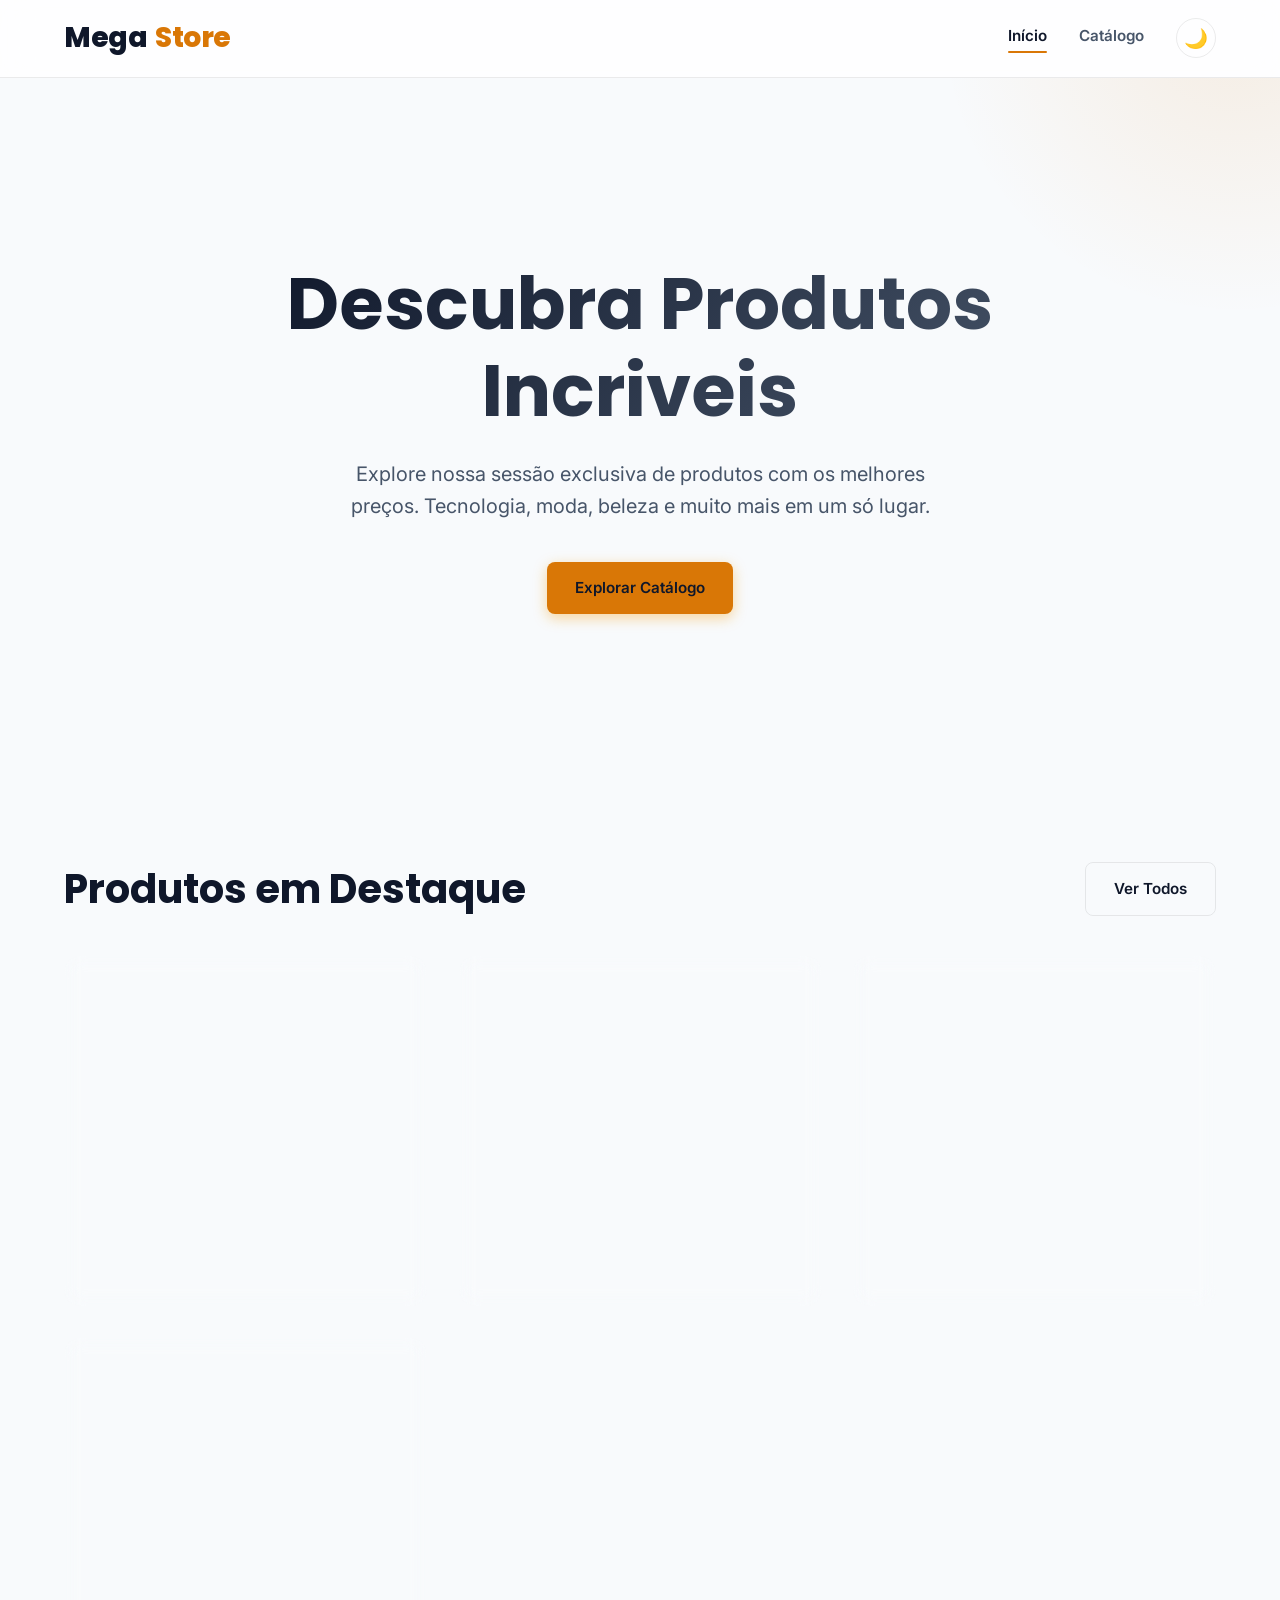
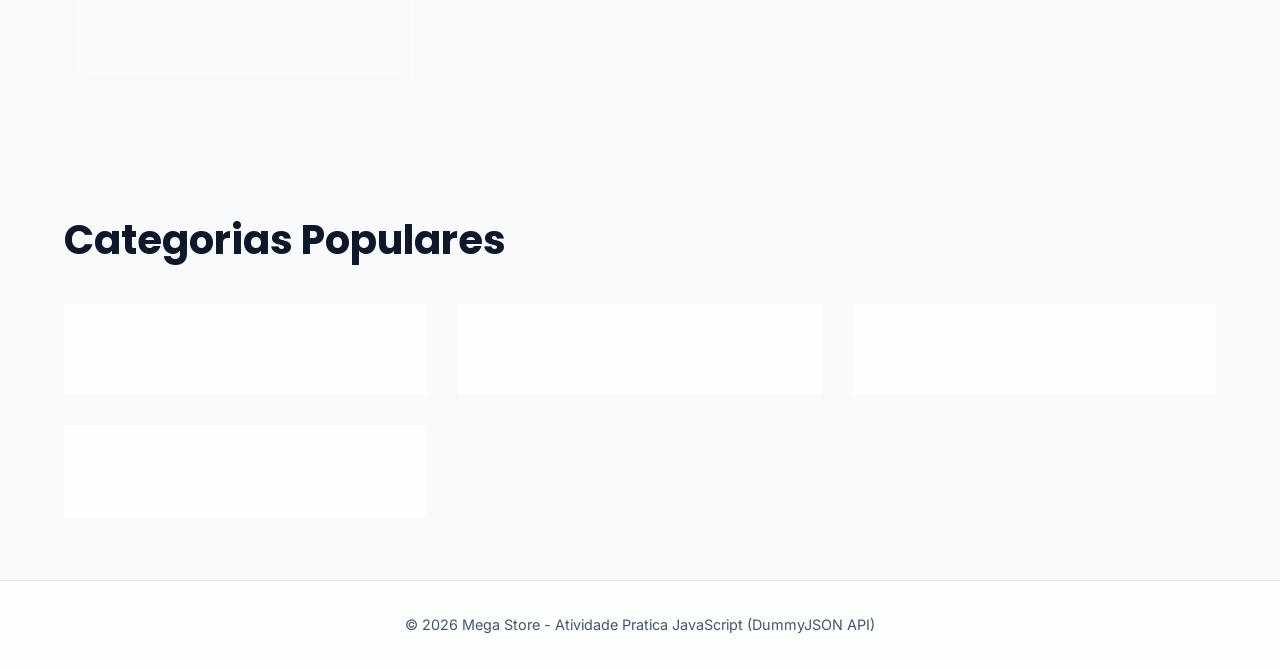
<file: index.html>
<!DOCTYPE html>
<html lang="pt-BR">
<head>
    <meta charset="UTF-8">
    <meta name="viewport" content="width=device-width, initial-scale=1.0">
    <meta name="description" content="Mega Store - Sua loja online com os melhores produtos. Atividade pratica de JavaScript.">
    <title>Mega Store - Inicio</title>
    <link rel="stylesheet" href="style.css">
    <link rel="preconnect" href="https://fonts.googleapis.com">
    <link rel="preconnect" href="https://fonts.gstatic.com" crossorigin>
    <link href="https://fonts.googleapis.com/css2?family=Inter:wght@400;500;600;700&family=Poppins:wght@600;700;800&display=swap" rel="stylesheet">
    
    <!-- Script para carregar tema salvo ANTES do render -->
    <script>
        const savedTheme = localStorage.getItem('theme') || 'dark';
        document.documentElement.setAttribute('data-theme', savedTheme);
    </script>
</head>
<body>
    <!-- ===== HEADER ===== -->
    <header class="glass-header">
        <div class="logo">
            Mega<span>Store</span>
        </div>
        <nav>
            <a href="index.html" class="active" id="nav-home">Início</a>
            <a href="catalogo.html" id="nav-catalog">Catálogo</a>
            <button 
                id="theme-toggle" 
                class="btn-theme" 
                aria-label="Alternar Tema"
                onclick="if(typeof toggleTheme === 'function') toggleTheme()"
            >
                <!-- Icone sol/lua sera alternado via JS -->
                <span id="theme-icon">🌙</span>
            </button>
        </nav>
    </header>

    <!-- ===== MAIN ===== -->
    <main>
        <!-- Hero Section -->
        <section class="hero">
            <div class="hero-content">
                <h1>Descubra Produtos Incriveis</h1>
                <p>
                    Explore nossa sessão exclusiva de produtos com os melhores preços. 
                    Tecnologia, moda, beleza e muito mais em um só lugar.
                </p>
                <a href="catalogo.html" class="btn-primary" id="hero-cta">
                    Explorar Catálogo
                </a>
            </div>
        </section>

        <!-- Produtos em Destaque -->
        <section class="featured-section">
            <div class="section-header">
                <h2>Produtos em Destaque</h2>
                <a href="catalogo.html" class="btn-secondary">Ver Todos</a>
            </div>
            
            <!-- 
                CONTAINER DOS PRODUTOS EM DESTAQUE
                O JavaScript deve preencher este container com os cards dos produtos.
                Use o ID "featured-products" para selecionar este elemento.
            -->
            <div id="featured-products" class="products-grid">
                
                <!-- PLACEHOLDER CARD 1 - Remover quando carregar dados da API -->
                <article class="product-card placeholder-card">
                    <div class="product-card-img">
                        <div class="skeleton skeleton-card"></div>
                    </div>
                    <div class="product-card-content">
                        <div class="skeleton skeleton-text short"></div>
                        <div class="skeleton skeleton-title"></div>
                        <div class="skeleton skeleton-text"></div>
                    </div>
                </article>

                <!-- PLACEHOLDER CARD 2 -->
                <article class="product-card placeholder-card">
                    <div class="product-card-img">
                        <div class="skeleton skeleton-card"></div>
                    </div>
                    <div class="product-card-content">
                        <div class="skeleton skeleton-text short"></div>
                        <div class="skeleton skeleton-title"></div>
                        <div class="skeleton skeleton-text"></div>
                    </div>
                </article>

                <!-- PLACEHOLDER CARD 3 -->
                <article class="product-card placeholder-card">
                    <div class="product-card-img">
                        <div class="skeleton skeleton-card"></div>
                    </div>
                    <div class="product-card-content">
                        <div class="skeleton skeleton-text short"></div>
                        <div class="skeleton skeleton-title"></div>
                        <div class="skeleton skeleton-text"></div>
                    </div>
                </article>

                <!-- PLACEHOLDER CARD 4 -->
                <article class="product-card placeholder-card">
                    <div class="product-card-img">
                        <div class="skeleton skeleton-card"></div>
                    </div>
                    <div class="product-card-content">
                        <div class="skeleton skeleton-text short"></div>
                        <div class="skeleton skeleton-title"></div>
                        <div class="skeleton skeleton-text"></div>
                    </div>
                </article>

            </div>
        </section>

        <!-- Categorias Populares -->
        <section class="featured-section">
            <div class="section-header">
                <h2>Categorias Populares</h2>
            </div>
            
            <!-- 
                CONTAINER DAS CATEGORIAS
                O JavaScript deve preencher este container com as categorias.
                Use o ID "categories-grid" para selecionar este elemento.
            -->
            <div id="categories-grid" class="products-grid">
                
                <!-- PLACEHOLDER CATEGORIA 1 -->
                <div class="product-card placeholder-card">
                    <div class="product-card-content" style="padding: 2rem; text-align: center;">
                        <div class="skeleton skeleton-title" style="margin: 0 auto;"></div>
                    </div>
                </div>

                <!-- PLACEHOLDER CATEGORIA 2 -->
                <div class="product-card placeholder-card">
                    <div class="product-card-content" style="padding: 2rem; text-align: center;">
                        <div class="skeleton skeleton-title" style="margin: 0 auto;"></div>
                    </div>
                </div>

                <!-- PLACEHOLDER CATEGORIA 3 -->
                <div class="product-card placeholder-card">
                    <div class="product-card-content" style="padding: 2rem; text-align: center;">
                        <div class="skeleton skeleton-title" style="margin: 0 auto;"></div>
                    </div>
                </div>

                <!-- PLACEHOLDER CATEGORIA 4 -->
                <div class="product-card placeholder-card">
                    <div class="product-card-content" style="padding: 2rem; text-align: center;">
                        <div class="skeleton skeleton-title" style="margin: 0 auto;"></div>
                    </div>
                </div>

            </div>
        </section>
    </main>

    <!-- ===== FOOTER ===== -->
    <footer>
        <p>&copy; 2026 Mega Store - Atividade Pratica JavaScript (DummyJSON API)</p>
    </footer>

    <!-- 
        =====================================================
        SCRIPT - Voce deve criar o arquivo app.js
        =====================================================
        
        FUNCOES QUE VOCE PRECISA IMPLEMENTAR:
        
        1. toggleTheme() - Alternar entre tema claro e escuro
           - Trocar o atributo data-theme do <html>
           - Salvar preferencia no localStorage
           - Atualizar icone do botao
        
        2. loadFeaturedProducts() - Carregar produtos em destaque
           - Fazer fetch para: https://dummyjson.com/products?limit=4
           - Renderizar os cards no #featured-products
        
        3. loadCategories() - Carregar categorias populares
           - Fazer fetch para: https://dummyjson.com/products/categories
           - Renderizar no #categories-grid (apenas 4-6 categorias)
        
        4. renderProductCard(product) - Criar HTML do card do produto
           - Usar os dados: title, price, thumbnail, category, rating, discountPercentage
           - Incluir link para detalhes.html?id={product.id}
        
        =====================================================
    -->
    <script src="script.js"></script>
</body>
</html>
</file>
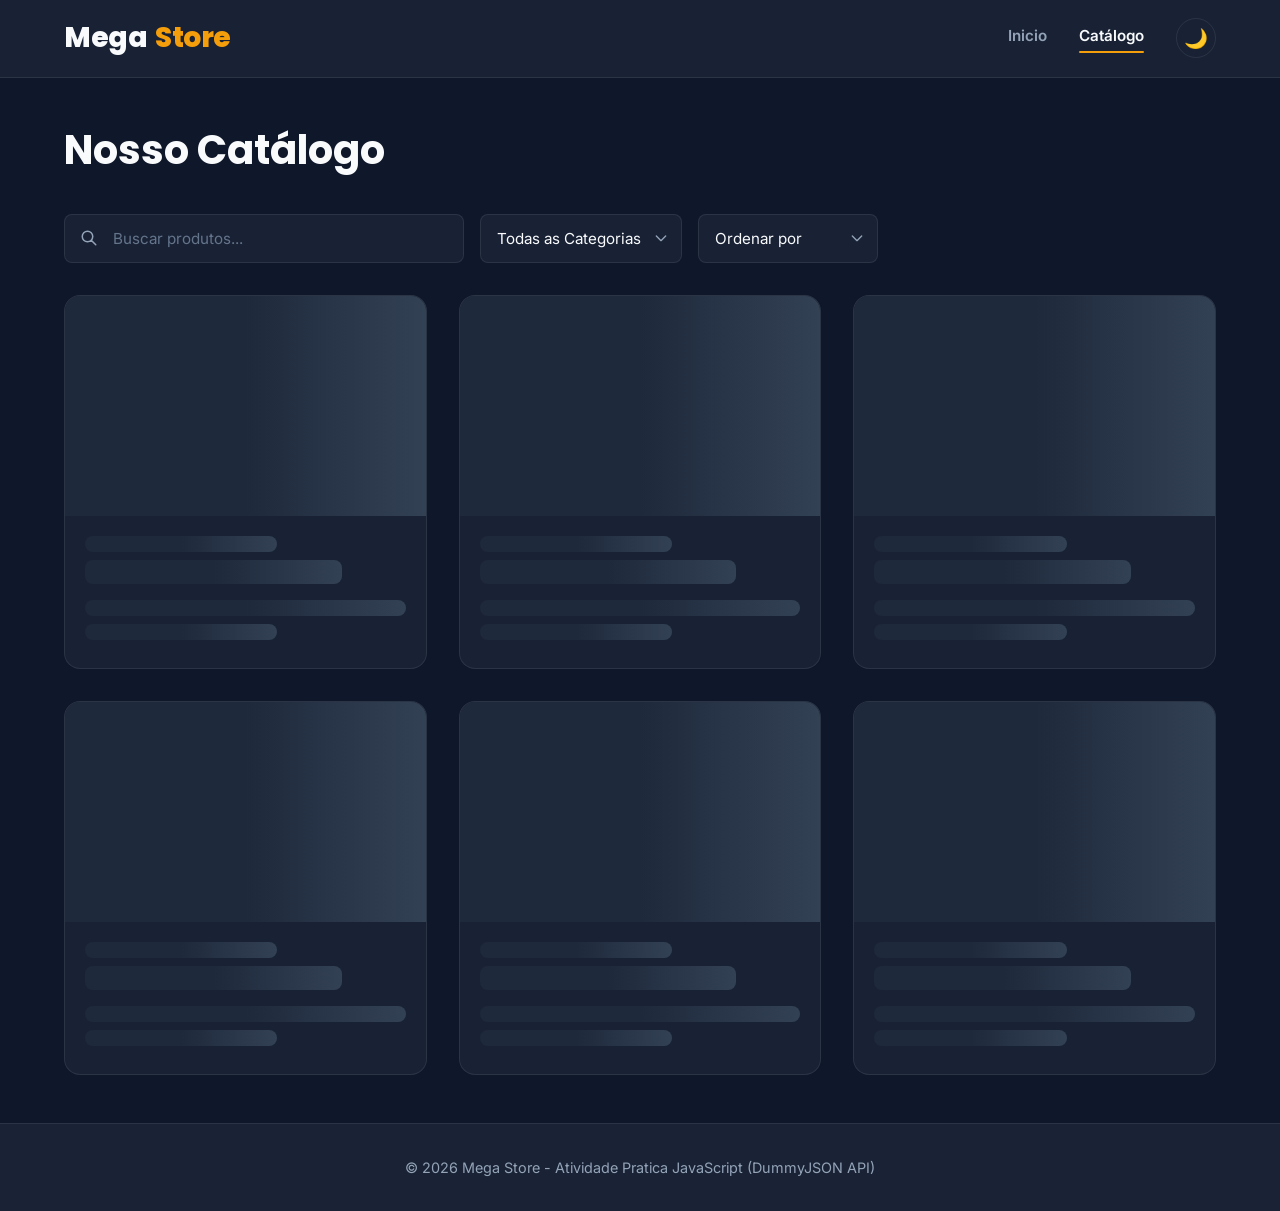
<file: catalogo.html>
<!DOCTYPE html>
<html lang="pt-BR">
<head>
    <meta charset="UTF-8">
    <meta name="viewport" content="width=device-width, initial-scale=1.0">
    <meta name="description" content="Catálogo completo de produtos da Mega Store. Filtre por categoria e encontre o que procura.">
    <title>Mega Store - Catalogo</title>
    <link rel="stylesheet" href="style.css">
    <link rel="preconnect" href="https://fonts.googleapis.com">
    <link rel="preconnect" href="https://fonts.gstatic.com" crossorigin>
    <link href="https://fonts.googleapis.com/css2?family=Inter:wght@400;500;600;700&family=Poppins:wght@600;700;800&display=swap" rel="stylesheet">
    
    <script>
        const savedTheme = localStorage.getItem('theme') || 'dark';
        document.documentElement.setAttribute('data-theme', savedTheme);
    </script>
</head>
<body>
    <!-- ===== HEADER ===== -->
    <header class="glass-header">
        <div class="logo">
            Mega<span>Store</span>
        </div>
        <nav>
            <a href="index.html" id="nav-home">Inicio</a>
            <a href="catalogo.html" class="active" id="nav-catalog">Catálogo</a>
            <button 
                id="theme-toggle" 
                class="btn-theme" 
                aria-label="Alternar Tema"
                onclick="if(typeof toggleTheme === 'function') toggleTheme()"
            >
                <span id="theme-icon">🌙</span>
            </button>
        </nav>
    </header>

    <!-- ===== MAIN ===== -->
    <main class="page-content">
        <section>
            <div class="section-header">
                <h2>Nosso Catálogo</h2>
            </div>

            <!-- ===== FILTROS E BUSCA ===== -->
            <div class="filters-container mb-4">
                <!-- 
                    CAMPO DE BUSCA
                    Usar o ID "search-input" para capturar o valor digitado.
                    Implementar busca ao digitar (com debounce) ou ao pressionar Enter.
                -->
                <div class="search-box">
                    <input 
                        type="text" 
                        id="search-input" 
                        placeholder="Buscar produtos..."
                        aria-label="Buscar produtos"
                        oninput="if(typeof handleSearch === 'function') handleSearch(this.value)"
                    >
                </div>

                <!-- 
                    FILTRO DE CATEGORIA
                    Usar o ID "category-filter" para capturar a categoria selecionada.
                    As opcoes devem ser carregadas dinamicamente da API.
                -->
                <select 
                    id="category-filter" 
                    class="filter-select"
                    aria-label="Filtrar por categoria"
                    onchange="if(typeof filterByCategory === 'function') filterByCategory(this.value)"
                >
                    <option value="">Todas as Categorias</option>
                    <!-- Opcoes serao inseridas via JavaScript -->
                </select>

                <!-- 
                    FILTRO DE ORDENACAO
                    Usar o ID "sort-filter" para capturar a ordenacao selecionada.
                -->
                <select 
                    id="sort-filter" 
                    class="filter-select"
                    aria-label="Ordenar por"
                    onchange="if(typeof sortProducts === 'function') sortProducts(this.value)"
                >
                    <option value="">Ordenar por</option>
                    <option value="price-asc">Menor Preco</option>
                    <option value="price-desc">Maior Preco</option>
                    <option value="rating-desc">Melhor Avaliacao</option>
                    <option value="title-asc">A - Z</option>
                    <option value="title-desc">Z - A</option>
                </select>
            </div>

            <!-- 
                CONTAINER DOS PRODUTOS
                O JavaScript deve preencher este container com os cards dos produtos.
                Use o ID "products-list" para selecionar este elemento.
            -->
            <div id="products-list" class="products-grid">
                
                <!-- PLACEHOLDER CARDS - Remover quando carregar dados da API -->
                <article class="product-card placeholder-card">
                    <div class="product-card-img">
                        <div class="skeleton skeleton-card"></div>
                    </div>
                    <div class="product-card-content">
                        <div class="skeleton skeleton-text short"></div>
                        <div class="skeleton skeleton-title"></div>
                        <div class="skeleton skeleton-text"></div>
                        <div class="skeleton skeleton-text short"></div>
                    </div>
                </article>

                <article class="product-card placeholder-card">
                    <div class="product-card-img">
                        <div class="skeleton skeleton-card"></div>
                    </div>
                    <div class="product-card-content">
                        <div class="skeleton skeleton-text short"></div>
                        <div class="skeleton skeleton-title"></div>
                        <div class="skeleton skeleton-text"></div>
                        <div class="skeleton skeleton-text short"></div>
                    </div>
                </article>

                <article class="product-card placeholder-card">
                    <div class="product-card-img">
                        <div class="skeleton skeleton-card"></div>
                    </div>
                    <div class="product-card-content">
                        <div class="skeleton skeleton-text short"></div>
                        <div class="skeleton skeleton-title"></div>
                        <div class="skeleton skeleton-text"></div>
                        <div class="skeleton skeleton-text short"></div>
                    </div>
                </article>

                <article class="product-card placeholder-card">
                    <div class="product-card-img">
                        <div class="skeleton skeleton-card"></div>
                    </div>
                    <div class="product-card-content">
                        <div class="skeleton skeleton-text short"></div>
                        <div class="skeleton skeleton-title"></div>
                        <div class="skeleton skeleton-text"></div>
                        <div class="skeleton skeleton-text short"></div>
                    </div>
                </article>

                <article class="product-card placeholder-card">
                    <div class="product-card-img">
                        <div class="skeleton skeleton-card"></div>
                    </div>
                    <div class="product-card-content">
                        <div class="skeleton skeleton-text short"></div>
                        <div class="skeleton skeleton-title"></div>
                        <div class="skeleton skeleton-text"></div>
                        <div class="skeleton skeleton-text short"></div>
                    </div>
                </article>

                <article class="product-card placeholder-card">
                    <div class="product-card-img">
                        <div class="skeleton skeleton-card"></div>
                    </div>
                    <div class="product-card-content">
                        <div class="skeleton skeleton-text short"></div>
                        <div class="skeleton skeleton-title"></div>
                        <div class="skeleton skeleton-text"></div>
                        <div class="skeleton skeleton-text short"></div>
                    </div>
                </article>

            </div>

            <!-- 
                ESTADO DE LOADING
                Mostrar enquanto a API esta carregando.
                Use a classe "hidden" para esconder/mostrar.
            -->
            <div id="loading-state" class="loading-container hidden">
                <div class="loading-spinner"></div>
                <p class="loading-text">Carregando produtos...</p>
            </div>

            <!-- 
                ESTADO DE ERRO
                Mostrar quando houver erro na API.
                Use a classe "hidden" para esconder/mostrar.
            -->
            <div id="error-state" class="error-container hidden">
                <div class="error-icon">⚠️</div>
                <h3 class="error-title">Ops! Algo deu errado</h3>
                <p class="error-message" id="error-message">Nao foi possivel carregar os produtos.</p>
                <button class="btn-primary" onclick="if(typeof loadProducts === 'function') loadProducts()">
                    Tentar Novamente
                </button>
            </div>

            <!-- 
                ESTADO VAZIO (sem resultados)
                Mostrar quando a busca/filtro nao retornar produtos.
                Use a classe "hidden" para esconder/mostrar.
            -->
            <div id="empty-state" class="empty-container hidden">
                <div class="empty-icon">🔍</div>
                <h3 class="empty-title">Nenhum produto encontrado</h3>
                <p class="empty-message">Tente ajustar os filtros ou buscar por outro termo.</p>
                <button class="btn-secondary" onclick="if(typeof clearFilters === 'function') clearFilters()">
                    Limpar Filtros
                </button>
            </div>

            <!-- 
                PAGINACAO (BONUS)
                Implementar paginacao usando limit e skip da API.
            -->
            <div id="pagination" class="pagination-container hidden mt-4" style="display: flex; justify-content: center; gap: 0.5rem;">
                <!-- Botoes de paginacao serao inseridos via JavaScript -->
            </div>
        </section>
    </main>

    <!-- ===== FOOTER ===== -->
    <footer>
        <p>&copy; 2026 Mega Store - Atividade Pratica JavaScript (DummyJSON API)</p>
    </footer>

    <!-- 
        =====================================================
        SCRIPT - Voce deve criar o arquivo app.js
        =====================================================
        
        FUNCOES QUE VOCE PRECISA IMPLEMENTAR:
        
        1. loadProducts() - Carregar todos os produtos
           - Fazer fetch para: https://dummyjson.com/products
           - Renderizar os cards no #products-list
           - Tratar estados de loading, erro e vazio
        
        2. loadCategories() - Carregar categorias no select
           - Fazer fetch para: https://dummyjson.com/products/categories
           - Popular o <select> com as opcoes
        
        3. handleSearch(query) - Buscar produtos
           - Fazer fetch para: https://dummyjson.com/products/search?q={query}
           - Usar debounce para evitar muitas requisicoes
        
        4. filterByCategory(category) - Filtrar por categoria
           - Fazer fetch para: https://dummyjson.com/products/category/{category}
           - Se category vazio, carregar todos os produtos
        
        5. sortProducts(sortBy) - Ordenar produtos
           - Fazer fetch com parametros sortBy e order
           - Exemplo: https://dummyjson.com/products?sortBy=price&order=asc
        
        6. clearFilters() - Limpar todos os filtros
           - Resetar valores dos inputs/selects
           - Recarregar todos os produtos
        
        7. renderProductCard(product) - Criar HTML do card
           - Incluir: thumbnail, title, brand, category, price, rating, discount
           - Calcular preco original se tiver desconto
           - Link para detalhes.html?id={product.id}
        
        8. showLoading() / hideLoading() - Controlar estado de loading
        
        9. showError(message) - Mostrar mensagem de erro
        
        10. showEmpty() - Mostrar estado vazio
        
        BONUS:
        - Implementar paginacao com limit/skip
        - Implementar debounce na busca
        - Salvar filtros na URL (query params)
        
        =====================================================
    -->
    <script src="script.js"></script>
</body>
</html>
</file>
<file: style.css>
/* =====================================================
   MEGA STORE - CSS COMPLETO
   Atividade Pratica JavaScript com DummyJSON API
   ===================================================== */

   :root {
    /* Tema Escuro (Padrao) */
    --primary-bg: #0f172a;
    --secondary-bg: #1e293b;
    --tertiary-bg: #334155;
    --accent-color: #f59e0b;
    --accent-hover: #d97706;
    --accent-light: rgba(245, 158, 11, 0.15);
    --text-primary: #f8fafc;
    --text-secondary: #94a3b8;
    --text-muted: #64748b;
    --glass-bg: rgba(30, 41, 59, 0.7);
    --glass-border: rgba(255, 255, 255, 0.08);
    --danger: #ef4444;
    --danger-hover: #dc2626;
    --success: #22c55e;
    --success-light: rgba(34, 197, 94, 0.15);
    --warning: #eab308;
    --warning-light: rgba(234, 179, 8, 0.15);
    --info: #3b82f6;
    --transition: all 0.3s cubic-bezier(0.4, 0, 0.2, 1);
    --border-radius: 16px;
    --border-radius-sm: 8px;
    --shadow-lg: 0 20px 40px -10px rgba(0, 0, 0, 0.5);
    --shadow-md: 0 8px 32px 0 rgba(0, 0, 0, 0.3);
}

[data-theme="light"] {
    --primary-bg: #f8fafc;
    --secondary-bg: #e2e8f0;
    --tertiary-bg: #cbd5e1;
    --accent-color: #d97706;
    --accent-hover: #b45309;
    --accent-light: rgba(217, 119, 6, 0.1);
    --text-primary: #0f172a;
    --text-secondary: #475569;
    --text-muted: #64748b;
    --glass-bg: rgba(255, 255, 255, 0.8);
    --glass-border: rgba(0, 0, 0, 0.08);
    --success-light: rgba(34, 197, 94, 0.1);
    --warning-light: rgba(234, 179, 8, 0.1);
    --shadow-lg: 0 20px 40px -10px rgba(0, 0, 0, 0.15);
    --shadow-md: 0 8px 32px 0 rgba(0, 0, 0, 0.1);
}

/* =====================================================
   RESET E BASE
   ===================================================== */

* {
    margin: 0;
    padding: 0;
    box-sizing: border-box;
}

body {
    font-family: 'Inter', -apple-system, BlinkMacSystemFont, 'Segoe UI', sans-serif;
    background-color: var(--primary-bg);
    color: var(--text-primary);
    line-height: 1.6;
    min-height: 100vh;
    display: flex;
    flex-direction: column;
}

h1, h2, h3, h4, h5, h6 {
    font-family: 'Poppins', sans-serif;
    font-weight: 700;
    line-height: 1.2;
}

a {
    color: inherit;
    text-decoration: none;
}

img {
    max-width: 100%;
    height: auto;
}

/* =====================================================
   HEADER / NAVEGACAO
   ===================================================== */

.glass-header {
    background: var(--glass-bg);
    backdrop-filter: blur(16px);
    -webkit-backdrop-filter: blur(16px);
    border-bottom: 1px solid var(--glass-border);
    padding: 1rem 5%;
    display: flex;
    justify-content: space-between;
    align-items: center;
    position: sticky;
    top: 0;
    z-index: 1000;
}

.logo {
    font-family: 'Poppins', sans-serif;
    font-size: 1.75rem;
    font-weight: 800;
    letter-spacing: -0.5px;
    cursor: pointer;
    display: flex;
    align-items: center;
    gap: 0.5rem;
}

.logo span {
    color: var(--accent-color);
}

nav {
    display: flex;
    align-items: center;
    gap: 2rem;
}

nav a {
    color: var(--text-secondary);
    font-weight: 600;
    font-size: 0.95rem;
    transition: var(--transition);
    position: relative;
    padding-bottom: 4px;
}

nav a:hover,
nav a.active {
    color: var(--text-primary);
}

nav a::after {
    content: '';
    position: absolute;
    bottom: 0;
    left: 0;
    width: 0%;
    height: 2px;
    background: var(--accent-color);
    transition: var(--transition);
    border-radius: 2px;
}

nav a:hover::after,
nav a.active::after {
    width: 100%;
}

.btn-theme {
    background: transparent;
    border: 1px solid var(--glass-border);
    color: var(--text-primary);
    border-radius: 50%;
    width: 40px;
    height: 40px;
    display: flex;
    align-items: center;
    justify-content: center;
    cursor: pointer;
    transition: var(--transition);
    font-size: 1.2rem;
}

.btn-theme:hover {
    background: var(--accent-light);
    border-color: var(--accent-color);
    transform: rotate(180deg);
}

/* =====================================================
   HERO SECTION
   ===================================================== */

.hero {
    min-height: 80vh;
    display: flex;
    align-items: center;
    justify-content: center;
    text-align: center;
    padding: 4rem 5%;
    background: 
        linear-gradient(135deg, rgba(15, 23, 42, 0.9), rgba(15, 23, 42, 0.7)),
        url('https://images.unsplash.com/photo-1441986300917-64674bd600d8?w=1920') center/cover no-repeat;
    position: relative;
    overflow: hidden;
}

[data-theme="light"] .hero {
    background: 
        linear-gradient(135deg, rgba(248, 250, 252, 0.92), rgba(248, 250, 252, 0.85)),
        url('https://images.unsplash.com/photo-1441986300917-64674bd600d8?w=1920') center/cover no-repeat;
}

.hero::before {
    content: '';
    position: absolute;
    top: -50%;
    right: -20%;
    width: 600px;
    height: 600px;
    background: radial-gradient(circle, var(--accent-light) 0%, transparent 70%);
    border-radius: 50%;
    pointer-events: none;
}

.hero-content {
    max-width: 800px;
    position: relative;
    z-index: 1;
}

.hero-content h1 {
    font-size: clamp(2.5rem, 6vw, 4.5rem);
    margin-bottom: 1.5rem;
    background: linear-gradient(135deg, var(--text-primary), var(--text-secondary));
    background-clip: text;
    -webkit-background-clip: text;
    -webkit-text-fill-color: transparent;
    animation: fadeInUp 0.8s ease-out;
}

.hero-content p {
    font-size: 1.25rem;
    color: var(--text-secondary);
    margin-bottom: 2.5rem;
    max-width: 600px;
    margin-left: auto;
    margin-right: auto;
    animation: fadeInUp 1s ease-out;
}

/* =====================================================
   BOTOES
   ===================================================== */

.btn-primary,
.btn-secondary,
.btn-danger,
.btn-small {
    display: inline-flex;
    align-items: center;
    justify-content: center;
    gap: 0.5rem;
    padding: 0.875rem 1.75rem;
    border-radius: var(--border-radius-sm);
    font-weight: 600;
    cursor: pointer;
    border: none;
    transition: var(--transition);
    font-family: inherit;
    font-size: 0.95rem;
    text-decoration: none;
}

.btn-primary {
    background: var(--accent-color);
    color: #0f172a;
    box-shadow: 0 4px 14px 0 rgba(245, 158, 11, 0.4);
}

.btn-primary:hover {
    background: var(--accent-hover);
    transform: translateY(-2px);
    box-shadow: 0 6px 20px rgba(245, 158, 11, 0.5);
}

.btn-primary:disabled {
    opacity: 0.6;
    cursor: not-allowed;
    transform: none;
}

.btn-secondary {
    background: transparent;
    border: 1px solid var(--glass-border);
    color: var(--text-primary);
}

.btn-secondary:hover {
    border-color: var(--accent-color);
    background: var(--accent-light);
}

.btn-danger {
    background: transparent;
    border: 1px solid var(--danger);
    color: var(--danger);
}

.btn-danger:hover {
    background: var(--danger);
    color: #fff;
}

.btn-small {
    padding: 0.5rem 1rem;
    font-size: 0.85rem;
}

/* =====================================================
   SECOES E LAYOUT
   ===================================================== */

.page-content {
    padding: 3rem 5%;
    flex: 1;
}

.featured-section {
    padding: 4rem 5%;
}

.section-header {
    display: flex;
    justify-content: space-between;
    align-items: center;
    margin-bottom: 2.5rem;
    flex-wrap: wrap;
    gap: 1.5rem;
}

.section-header h2 {
    font-size: clamp(1.75rem, 4vw, 2.5rem);
}

/* =====================================================
   FILTROS E BUSCA
   ===================================================== */

.filters-container {
    display: flex;
    flex-wrap: wrap;
    gap: 1rem;
    align-items: center;
}

.search-box {
    position: relative;
    flex: 1;
    min-width: 250px;
    max-width: 400px;
}

.search-box input {
    width: 100%;
    padding: 0.875rem 1rem 0.875rem 3rem;
    background: var(--glass-bg);
    border: 1px solid var(--glass-border);
    border-radius: var(--border-radius-sm);
    color: var(--text-primary);
    font-family: inherit;
    font-size: 0.95rem;
    outline: none;
    transition: var(--transition);
}

.search-box input::placeholder {
    color: var(--text-muted);
}

.search-box input:focus {
    border-color: var(--accent-color);
    box-shadow: 0 0 0 3px var(--accent-light);
}

.search-box::before {
    content: '';
    position: absolute;
    left: 1rem;
    top: 50%;
    transform: translateY(-50%);
    width: 18px;
    height: 18px;
    background-image: url("data:image/svg+xml,%3Csvg xmlns='http://www.w3.org/2000/svg' fill='none' viewBox='0 0 24 24' stroke='%2394a3b8'%3E%3Cpath stroke-linecap='round' stroke-linejoin='round' stroke-width='2' d='M21 21l-6-6m2-5a7 7 0 11-14 0 7 7 0 0114 0z'%3E%3C/path%3E%3C/svg%3E");
    background-size: contain;
    pointer-events: none;
}

.filter-select {
    appearance: none;
    background: var(--glass-bg);
    border: 1px solid var(--glass-border);
    color: var(--text-primary);
    padding: 0.875rem 2.5rem 0.875rem 1rem;
    border-radius: var(--border-radius-sm);
    font-family: inherit;
    font-size: 0.95rem;
    cursor: pointer;
    outline: none;
    transition: var(--transition);
    background-image: url("data:image/svg+xml,%3Csvg xmlns='http://www.w3.org/2000/svg' fill='none' viewBox='0 0 24 24' stroke='%2394a3b8'%3E%3Cpath stroke-linecap='round' stroke-linejoin='round' stroke-width='2' d='M19 9l-7 7-7-7'%3E%3C/path%3E%3C/svg%3E");
    background-repeat: no-repeat;
    background-position: right 0.75rem center;
    background-size: 16px;
}

.filter-select:focus {
    border-color: var(--accent-color);
    box-shadow: 0 0 0 3px var(--accent-light);
}

/* =====================================================
   GRID DE PRODUTOS
   ===================================================== */

.products-grid {
    display: grid;
    grid-template-columns: repeat(auto-fill, minmax(280px, 1fr));
    gap: 2rem;
}

/* =====================================================
   CARDS DE PRODUTO
   ===================================================== */

.product-card {
    background: var(--glass-bg);
    border: 1px solid var(--glass-border);
    border-radius: var(--border-radius);
    overflow: hidden;
    backdrop-filter: blur(10px);
    transition: var(--transition);
    display: flex;
    flex-direction: column;
}

.product-card:hover {
    transform: translateY(-8px);
    border-color: rgba(245, 158, 11, 0.3);
    box-shadow: var(--shadow-lg);
}

.product-card-img {
    position: relative;
    width: 100%;
    height: 220px;
    overflow: hidden;
    background: var(--secondary-bg);
}

.product-card-img img {
    width: 100%;
    height: 100%;
    object-fit: cover;
    transition: transform 0.5s ease;
}

.product-card:hover .product-card-img img {
    transform: scale(1.08);
}

/* Badges */
.badge {
    position: absolute;
    padding: 0.35rem 0.75rem;
    border-radius: 4px;
    font-size: 0.75rem;
    font-weight: 700;
    text-transform: uppercase;
    letter-spacing: 0.5px;
}

.badge-discount {
    top: 1rem;
    left: 1rem;
    background: var(--danger);
    color: #fff;
}

.badge-stock {
    top: 1rem;
    right: 1rem;
    background: var(--warning);
    color: #0f172a;
}

.badge-stock.in-stock {
    background: var(--success);
    color: #fff;
}

.badge-stock.low-stock {
    background: var(--warning);
    color: #0f172a;
}

.badge-stock.out-of-stock {
    background: var(--danger);
    color: #fff;
}

.product-card-content {
    padding: 1.25rem;
    flex: 1;
    display: flex;
    flex-direction: column;
}

.product-card-category {
    font-size: 0.75rem;
    text-transform: uppercase;
    letter-spacing: 1px;
    font-weight: 600;
    color: var(--accent-color);
    margin-bottom: 0.5rem;
}

.product-card-brand {
    font-size: 0.8rem;
    color: var(--text-muted);
    margin-bottom: 0.25rem;
}

.product-card-title {
    font-size: 1.1rem;
    margin-bottom: 0.75rem;
    line-height: 1.4;
    display: -webkit-box;
    -webkit-line-clamp: 2;
    -webkit-box-orient: vertical;
    overflow: hidden;
}

/* Rating Stars */
.product-card-rating {
    display: flex;
    align-items: center;
    gap: 0.5rem;
    margin-bottom: 1rem;
}

.stars {
    display: flex;
    gap: 2px;
}

.star {
    width: 16px;
    height: 16px;
    fill: var(--tertiary-bg);
}

.star.filled {
    fill: var(--accent-color);
}

.star.half {
    fill: url(#half-star-gradient);
}

.rating-value {
    font-size: 0.85rem;
    color: var(--text-secondary);
    font-weight: 600;
}

.product-card-footer {
    display: flex;
    justify-content: space-between;
    align-items: center;
    margin-top: auto;
    padding-top: 1rem;
    border-top: 1px solid var(--glass-border);
}

.product-card-prices {
    display: flex;
    flex-direction: column;
}

.price-current {
    font-size: 1.5rem;
    font-weight: 800;
    color: var(--text-primary);
}

.price-original {
    font-size: 0.9rem;
    color: var(--text-muted);
    text-decoration: line-through;
}

/* =====================================================
   PAGINA DE DETALHES
   ===================================================== */

.back-link {
    display: inline-flex;
    align-items: center;
    gap: 0.5rem;
    color: var(--text-secondary);
    font-weight: 600;
    margin-bottom: 2rem;
    transition: var(--transition);
}

.back-link:hover {
    color: var(--accent-color);
    transform: translateX(-5px);
}

.detail-container {
    display: grid;
    grid-template-columns: 1fr 1fr;
    gap: 4rem;
    align-items: start;
}

.detail-gallery {
    display: flex;
    flex-direction: column;
    gap: 1rem;
}

.detail-main-img {
    width: 100%;
    aspect-ratio: 1;
    border-radius: var(--border-radius);
    overflow: hidden;
    background: var(--secondary-bg);
    border: 1px solid var(--glass-border);
}

.detail-main-img img {
    width: 100%;
    height: 100%;
    object-fit: cover;
}

.detail-thumbnails {
    display: flex;
    gap: 0.75rem;
    overflow-x: auto;
    padding-bottom: 0.5rem;
}

.detail-thumb {
    width: 80px;
    height: 80px;
    border-radius: var(--border-radius-sm);
    overflow: hidden;
    cursor: pointer;
    border: 2px solid transparent;
    transition: var(--transition);
    flex-shrink: 0;
    background: var(--secondary-bg);
}

.detail-thumb:hover,
.detail-thumb.active {
    border-color: var(--accent-color);
}

.detail-thumb img {
    width: 100%;
    height: 100%;
    object-fit: cover;
}

.detail-info {
    display: flex;
    flex-direction: column;
    gap: 1.25rem;
}

.detail-category {
    display: inline-block;
    padding: 0.5rem 1rem;
    background: var(--accent-light);
    color: var(--accent-color);
    border-radius: var(--border-radius-sm);
    font-size: 0.85rem;
    font-weight: 600;
    text-transform: uppercase;
    letter-spacing: 1px;
    width: fit-content;
}

.detail-brand {
    color: var(--text-muted);
    font-size: 1rem;
}

.detail-title {
    font-size: clamp(1.75rem, 4vw, 2.5rem);
    line-height: 1.2;
}

.detail-rating {
    display: flex;
    align-items: center;
    gap: 1rem;
}

.detail-rating .stars {
    gap: 4px;
}

.detail-rating .star {
    width: 24px;
    height: 24px;
}

.detail-rating-text {
    font-size: 1rem;
    color: var(--text-secondary);
}

.detail-prices {
    display: flex;
    align-items: baseline;
    gap: 1rem;
}

.detail-price-current {
    font-size: 2.5rem;
    font-weight: 800;
    color: var(--accent-color);
}

.detail-price-original {
    font-size: 1.25rem;
    color: var(--text-muted);
    text-decoration: line-through;
}

.detail-discount {
    padding: 0.35rem 0.75rem;
    background: var(--danger);
    color: #fff;
    border-radius: 4px;
    font-size: 0.85rem;
    font-weight: 700;
}

.detail-description {
    color: var(--text-secondary);
    font-size: 1.05rem;
    line-height: 1.7;
}

.detail-meta {
    display: grid;
    grid-template-columns: repeat(2, 1fr);
    gap: 1rem;
    padding: 1.5rem;
    background: var(--glass-bg);
    border: 1px solid var(--glass-border);
    border-radius: var(--border-radius-sm);
}

.meta-item {
    display: flex;
    flex-direction: column;
    gap: 0.25rem;
}

.meta-label {
    font-size: 0.8rem;
    color: var(--text-muted);
    text-transform: uppercase;
    letter-spacing: 0.5px;
}

.meta-value {
    font-weight: 600;
    color: var(--text-primary);
}

.meta-value.in-stock {
    color: var(--success);
}

.meta-value.low-stock {
    color: var(--warning);
}

.meta-value.out-of-stock {
    color: var(--danger);
}

.detail-actions {
    display: flex;
    gap: 1rem;
    flex-wrap: wrap;
}

.detail-actions .btn-primary {
    flex: 1;
    min-width: 200px;
}

/* Reviews Section */
.reviews-section {
    margin-top: 4rem;
    padding-top: 3rem;
    border-top: 1px solid var(--glass-border);
}

.reviews-section h3 {
    font-size: 1.5rem;
    margin-bottom: 2rem;
}

.reviews-list {
    display: flex;
    flex-direction: column;
    gap: 1.5rem;
}

.review-card {
    padding: 1.5rem;
    background: var(--glass-bg);
    border: 1px solid var(--glass-border);
    border-radius: var(--border-radius-sm);
}

.review-header {
    display: flex;
    justify-content: space-between;
    align-items: center;
    margin-bottom: 1rem;
}

.review-author {
    font-weight: 600;
}

.review-date {
    font-size: 0.85rem;
    color: var(--text-muted);
}

.review-comment {
    color: var(--text-secondary);
    font-style: italic;
}

/* =====================================================
   ESTADOS: LOADING, ERRO, VAZIO
   ===================================================== */

.loading-container,
.error-container,
.empty-container {
    grid-column: 1 / -1;
    text-align: center;
    padding: 4rem 2rem;
}

.loading-spinner {
    width: 48px;
    height: 48px;
    border: 4px solid var(--glass-border);
    border-top-color: var(--accent-color);
    border-radius: 50%;
    animation: spin 1s linear infinite;
    margin: 0 auto 1.5rem;
}

.loading-text {
    color: var(--text-secondary);
    font-size: 1.1rem;
}

.error-icon,
.empty-icon {
    font-size: 4rem;
    margin-bottom: 1rem;
}

.error-title,
.empty-title {
    font-size: 1.5rem;
    margin-bottom: 0.5rem;
}

.error-message,
.empty-message {
    color: var(--text-secondary);
    margin-bottom: 1.5rem;
}

/* Skeleton Loading */
.skeleton {
    background: linear-gradient(
        90deg,
        var(--secondary-bg) 25%,
        var(--tertiary-bg) 50%,
        var(--secondary-bg) 75%
    );
    background-size: 200% 100%;
    animation: shimmer 1.5s infinite;
    border-radius: var(--border-radius-sm);
}

.skeleton-card {
    height: 400px;
}

.skeleton-text {
    height: 1rem;
    margin-bottom: 0.5rem;
}

.skeleton-text.short {
    width: 60%;
}

.skeleton-title {
    height: 1.5rem;
    width: 80%;
    margin-bottom: 1rem;
}

/* =====================================================
   FOOTER
   ===================================================== */

footer {
    text-align: center;
    padding: 2rem 5%;
    border-top: 1px solid var(--glass-border);
    color: var(--text-secondary);
    background: var(--glass-bg);
    font-size: 0.9rem;
}

/* =====================================================
   ANIMACOES
   ===================================================== */

@keyframes fadeInUp {
    from {
        opacity: 0;
        transform: translateY(20px);
    }
    to {
        opacity: 1;
        transform: translateY(0);
    }
}

@keyframes spin {
    to {
        transform: rotate(360deg);
    }
}

@keyframes shimmer {
    0% {
        background-position: -200% 0;
    }
    100% {
        background-position: 200% 0;
    }
}

@keyframes pulse {
    0%, 100% {
        opacity: 1;
    }
    50% {
        opacity: 0.5;
    }
}

/* =====================================================
   RESPONSIVIDADE
   ===================================================== */

@media (max-width: 1024px) {
    .detail-container {
        grid-template-columns: 1fr;
        gap: 2rem;
    }
}

@media (max-width: 768px) {
    .glass-header {
        flex-direction: column;
        gap: 1rem;
        padding: 1rem 4%;
    }

    nav {
        gap: 1.5rem;
    }

    .page-content,
    .featured-section {
        padding: 2rem 4%;
    }

    .section-header {
        flex-direction: column;
        align-items: stretch;
    }

    .filters-container {
        flex-direction: column;
    }

    .search-box {
        max-width: 100%;
    }

    .filter-select {
        width: 100%;
    }

    .products-grid {
        grid-template-columns: repeat(auto-fill, minmax(240px, 1fr));
        gap: 1.5rem;
    }

    .detail-meta {
        grid-template-columns: 1fr;
    }

    .detail-actions {
        flex-direction: column;
    }

    .detail-actions .btn-primary {
        width: 100%;
    }
}

@media (max-width: 480px) {
    .products-grid {
        grid-template-columns: 1fr;
    }

    .product-card-img {
        height: 200px;
    }

    .detail-thumbnails {
        justify-content: flex-start;
    }
}

/* =====================================================
   UTILITARIOS
   ===================================================== */

.hidden {
    display: none !important;
}

.visually-hidden {
    position: absolute;
    width: 1px;
    height: 1px;
    padding: 0;
    margin: -1px;
    overflow: hidden;
    clip: rect(0, 0, 0, 0);
    white-space: nowrap;
    border: 0;
}

.text-center {
    text-align: center;
}

.text-accent {
    color: var(--accent-color);
}

.mt-1 { margin-top: 0.5rem; }
.mt-2 { margin-top: 1rem; }
.mt-3 { margin-top: 1.5rem; }
.mt-4 { margin-top: 2rem; }

.mb-1 { margin-bottom: 0.5rem; }
.mb-2 { margin-bottom: 1rem; }
.mb-3 { margin-bottom: 1.5rem; }
.mb-4 { margin-bottom: 2rem; }
</file>
